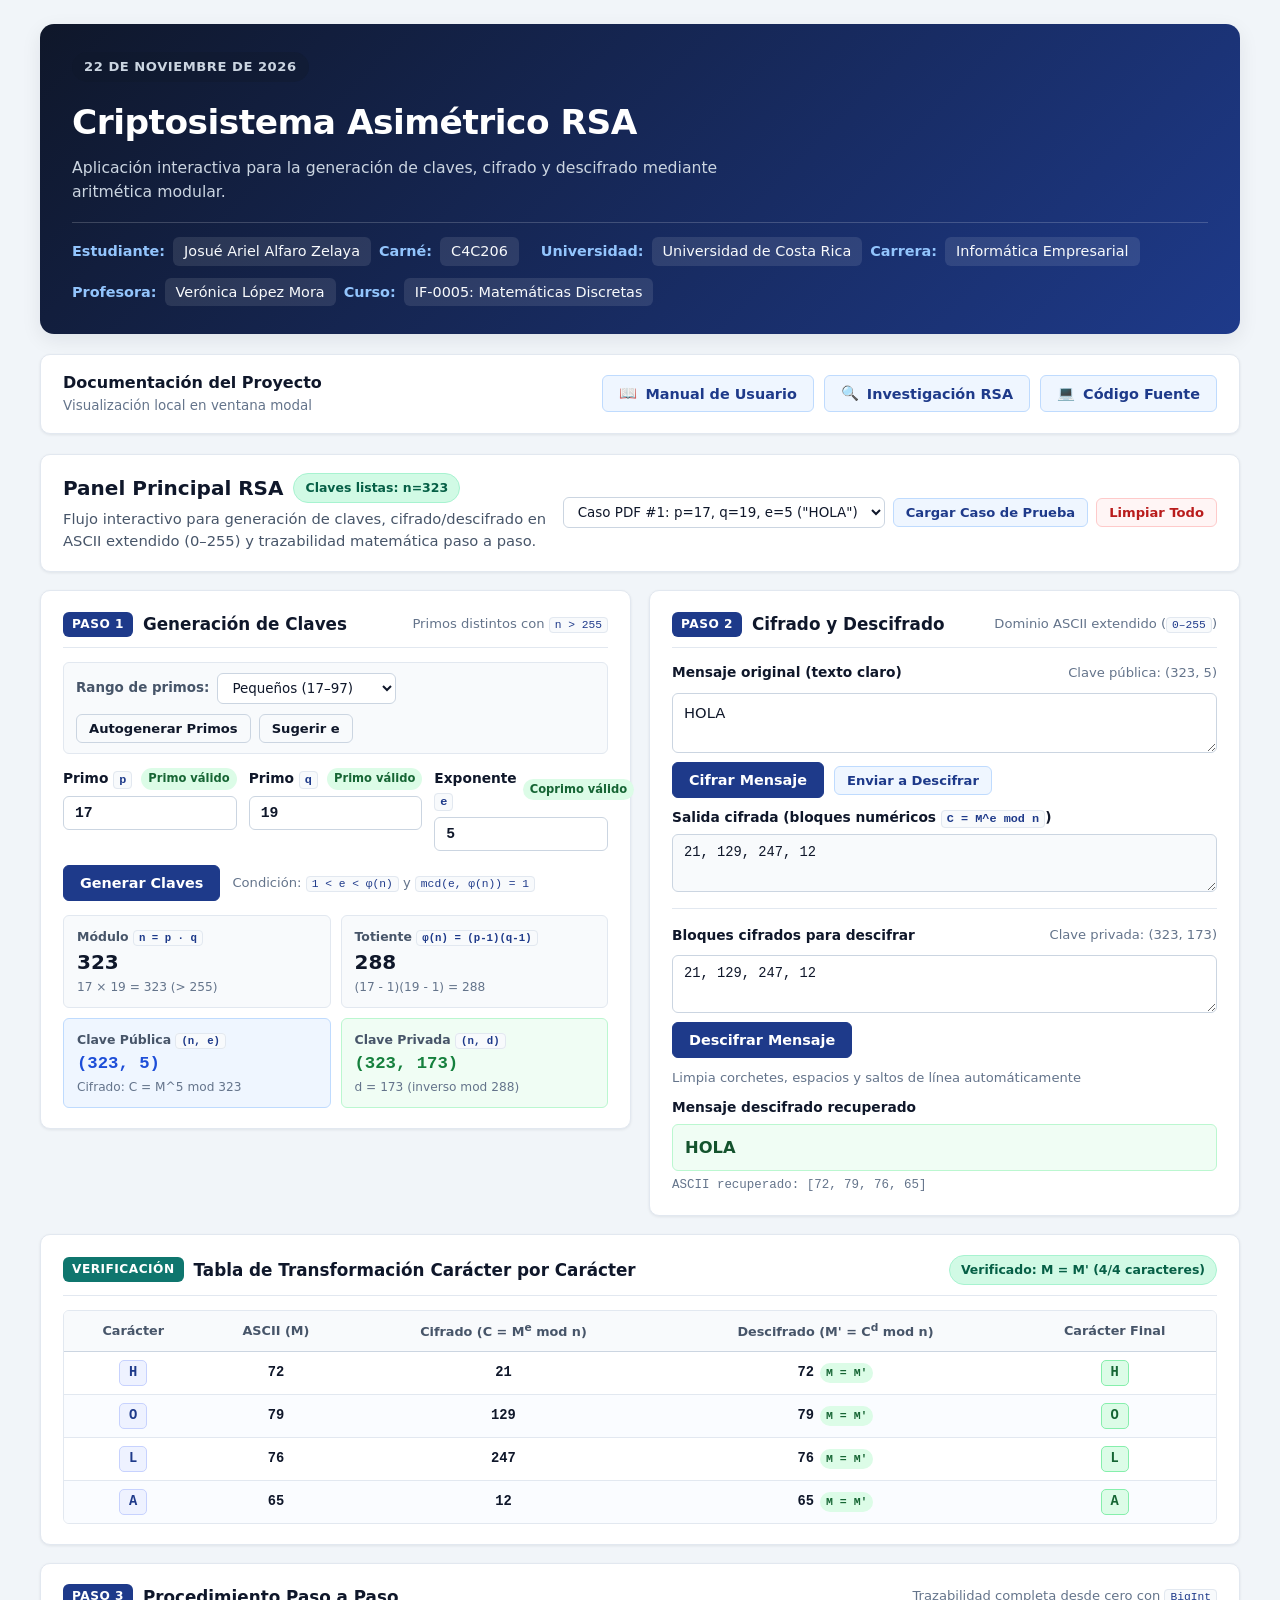
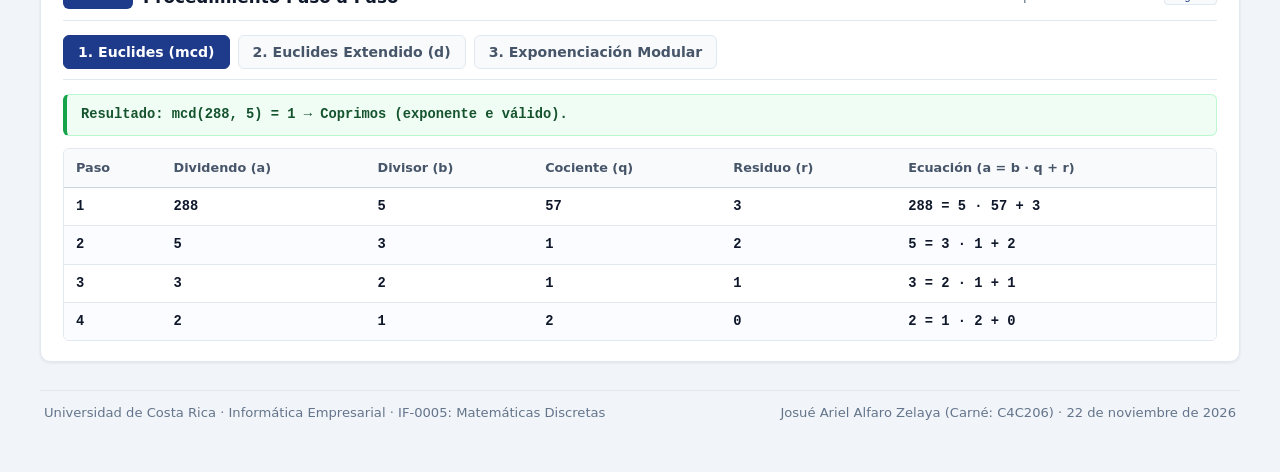
<file: index.html>
<!DOCTYPE html>
<html lang="es">
<head>
  <meta charset="UTF-8">
  <meta name="viewport" content="width=device-width, initial-scale=1.0">
  <title>Criptosistema Asimétrico RSA — IF-0005: Matemáticas Discretas</title>
  <link rel="stylesheet" href="css/styles.css">
</head>
<body>
  <div class="app-shell">
    <!-- 1) Encabezado formal de presentación -->
    <header class="academic-header">
      <div class="header-top">
        <span class="date-badge">22 de noviembre de 2026</span>
      </div>
      <h1 class="project-title">Criptosistema Asimétrico RSA</h1>
      <p class="project-subtitle">
        Aplicación interactiva para la generación de claves, cifrado y descifrado mediante aritmética modular.
      </p>
      <div class="members-bar">
        <div class="meta-item">
          <span class="members-label">Estudiante:</span>
          <ul class="members-list"> 
            <li>Josué Ariel Alfaro Zelaya</li>
          </ul>
          <span class="members-label">Carné:</span>
          <ul class="members-list">
            <li>C4C206</li>
          </ul>
        </div>
        <div class="meta-item">
          <span class="members-label">Universidad:</span>
          <ul class="members-list">
            <li>Universidad de Costa Rica</li>
          </ul>
          <span class="members-label">Carrera:</span>
          <ul class="members-list">
            <li>Informática Empresarial</li>
          </ul>
        </div>
        <div class="meta-item">
          <span class="members-label">Profesora:</span>
          <ul class="members-list">
            <li>Verónica López Mora</li>
          </ul>
          <span class="members-label">Curso:</span>
          <ul class="members-list">
            <li>IF-0005: Matemáticas Discretas</li>
          </ul>
        </div>
      </div>
    </header>

    <!-- 2) Barra de documentos locales (Modal + iframe) -->
    <nav class="docs-toolbar" aria-label="Documentación del proyecto">
      <div class="docs-toolbar-info">
        <span class="toolbar-title">Documentación del Proyecto</span>
        <span class="toolbar-hint">Visualización local en ventana modal</span>
      </div>
      <div class="docs-buttons">
        <button
          type="button"
          class="btn btn-doc"
          data-doc-src="docs/Manual_Usuario_RSA.pdf"
          data-doc-title="Manual de Usuario — RSA"
        >
          <span class="btn-icon" aria-hidden="true">&#128214;</span>
          Manual de Usuario
        </button>
        <button
          type="button"
          class="btn btn-doc"
          data-doc-src="docs/Investigacion_RSA.pdf"
          data-doc-title="Investigación Teórica — RSA"
        >
          <span class="btn-icon" aria-hidden="true">&#128269;</span>
          Investigación RSA
        </button>
        <button
          type="button"
          class="btn btn-doc"
          data-doc-src="docs/Codigo_Fuente_RSA.pdf"
          data-doc-title="Código Fuente — RSA"
        >
          <span class="btn-icon" aria-hidden="true">&#128187;</span>
          Código Fuente
        </button>
      </div>
    </nav>

    <!-- 3) Panel principal para RSA -->
    <main class="rsa-main" id="rsa-panel">
      <section class="panel-header-card">
        <div class="panel-header-info">
          <div class="panel-title-row">
            <h2>Panel Principal RSA</h2>
            <span class="status-pill" id="rsa-status">Motor listo</span>
          </div>
          <p class="panel-description">
            Flujo interactivo para generación de claves, cifrado/descifrado en ASCII extendido (0–255) y trazabilidad matemática paso a paso.
          </p>
        </div>
        <div class="panel-global-actions">
          <div class="demo-picker-group">
            <label for="select-demo-case" class="sr-only">Seleccionar caso de prueba oficial</label>
            <select id="select-demo-case" class="form-select form-select-sm" title="Caso de prueba oficial del PDF">
              <option value="caso1" selected>Caso PDF #1: p=17, q=19, e=5 ("HOLA")</option>
              <option value="caso2">Caso PDF #2: p=19, q=23, e=5 ("RSA")</option>
            </select>
            <button type="button" id="btn-load-demo" class="btn btn-accent-soft btn-sm">
              Cargar Caso de Prueba
            </button>
          </div>
          <button type="button" id="btn-clear-all" class="btn btn-danger-outline btn-sm">
            Limpiar Todo
          </button>
        </div>
      </section>

      <div class="rsa-grid">
        <!-- Paso 1: Generación de Claves -->
        <section class="rsa-card" id="rsa-keygen-section" aria-labelledby="keygen-heading">
          <div class="card-header">
            <div class="card-header-left">
              <span class="step-badge">Paso 1</span>
              <h3 id="keygen-heading">Generación de Claves</h3>
            </div>
            <span class="card-subtitle">Primos distintos con <code>n &gt; 255</code></span>
          </div>

          <div class="card-body">
            <!-- Controles de autogeneración y sugerencia -->
            <div class="keygen-toolbar">
              <div class="range-control">
                <label for="prime-range" class="field-label-inline">Rango de primos:</label>
                <select id="prime-range" class="form-select form-select-sm">
                  <option value="pequenos" selected>Pequeños (17–97)</option>
                  <option value="medianos">Medianos (101–499)</option>
                </select>
              </div>
              <div class="toolbar-btn-group">
                <button type="button" id="btn-autogen-primes" class="btn btn-secondary btn-sm">
                  Autogenerar Primos
                </button>
                <button type="button" id="btn-suggest-e" class="btn btn-secondary btn-sm">
                  Sugerir e
                </button>
              </div>
            </div>

            <!-- Entradas manuales p, q, e -->
            <div class="keygen-inputs-grid">
              <div class="form-field">
                <div class="label-row">
                  <label for="input-p">Primo <code>p</code></label>
                  <span class="field-badge badge-neutral" id="badge-p-status">Sin validar</span>
                </div>
                <input
                  type="text"
                  inputmode="numeric"
                  id="input-p"
                  class="form-input"
                  placeholder="Ej. 17"
                  autocomplete="off"
                >
              </div>

              <div class="form-field">
                <div class="label-row">
                  <label for="input-q">Primo <code>q</code></label>
                  <span class="field-badge badge-neutral" id="badge-q-status">Sin validar</span>
                </div>
                <input
                  type="text"
                  inputmode="numeric"
                  id="input-q"
                  class="form-input"
                  placeholder="Ej. 19"
                  autocomplete="off"
                >
              </div>

              <div class="form-field">
                <div class="label-row">
                  <label for="input-e">Exponente <code>e</code></label>
                  <span class="field-badge badge-neutral" id="badge-e-status">Sin validar</span>
                </div>
                <input
                  type="text"
                  inputmode="numeric"
                  id="input-e"
                  class="form-input"
                  placeholder="Ej. 5"
                  autocomplete="off"
                >
              </div>
            </div>

            <div class="keygen-submit-row">
              <button type="button" id="btn-generate-keys" class="btn btn-primary">
                Generar Claves
              </button>
              <span class="helper-hint">
                Condición: <code>1 &lt; e &lt; φ(n)</code> y <code>mcd(e, φ(n)) = 1</code>
              </span>
            </div>

            <!-- Alerta roja de validación matemática -->
            <div id="keygen-alert" class="alert-box alert-error" role="alert" hidden>
              <div class="alert-header">
                <span class="alert-icon" aria-hidden="true">&#9888;</span>
                <strong class="alert-title">Parámetros inválidos para RSA</strong>
              </div>
              <p id="keygen-alert-message" class="alert-message"></p>
              <div id="keygen-suggestions" class="alert-suggestions" hidden></div>
            </div>

            <!-- Tarjetas visuales de resultados -->
            <div class="key-metrics-grid" aria-live="polite">
              <article class="metric-card">
                <span class="metric-label">Módulo <code>n = p · q</code></span>
                <strong class="metric-value" id="val-n">—</strong>
                <span class="metric-detail" id="detail-n">Esperando primos válidos</span>
              </article>

              <article class="metric-card">
                <span class="metric-label">Totiente <code>φ(n) = (p-1)(q-1)</code></span>
                <strong class="metric-value" id="val-phi">—</strong>
                <span class="metric-detail" id="detail-phi">Esperando primos válidos</span>
              </article>

              <article class="metric-card metric-card-public">
                <span class="metric-label">Clave Pública <code>(n, e)</code></span>
                <strong class="metric-value metric-value-mono" id="val-public-key">—</strong>
                <span class="metric-detail" id="detail-public-key">Cifrado: C = M^e mod n</span>
              </article>

              <article class="metric-card metric-card-private">
                <span class="metric-label">Clave Privada <code>(n, d)</code></span>
                <strong class="metric-value metric-value-mono" id="val-private-key">—</strong>
                <span class="metric-detail" id="detail-private-key">Descifrado: M' = C^d mod n</span>
              </article>
            </div>
          </div>
        </section>

        <!-- Paso 2: Cifrado y Descifrado -->
        <section class="rsa-card" id="rsa-cipher-section" aria-labelledby="cipher-heading">
          <div class="card-header">
            <div class="card-header-left">
              <span class="step-badge">Paso 2</span>
              <h3 id="cipher-heading">Cifrado y Descifrado</h3>
            </div>
            <span class="card-subtitle">Dominio ASCII extendido (<code>0–255</code>)</span>
          </div>

          <div class="card-body">
            <!-- Alerta roja de validación de cifrado/descifrado -->
            <div id="cipher-alert" class="alert-box alert-error" role="alert" hidden>
              <div class="alert-header">
                <span class="alert-icon" aria-hidden="true">&#9888;</span>
                <strong class="alert-title">Error en Cifrado / Descifrado</strong>
              </div>
              <p id="cipher-alert-message" class="alert-message"></p>
            </div>

            <!-- Bloque de Cifrado -->
            <div class="cipher-block">
              <div class="label-row">
                <label for="input-plaintext">Mensaje original (texto claro)</label>
                <span class="helper-hint" id="encrypt-key-hint">Clave pública: —</span>
              </div>
              <textarea
                id="input-plaintext"
                class="form-textarea"
                rows="2"
                placeholder="Escribe el mensaje en ASCII extendido (0–255), ej: HOLA o Mate Discreta 2026"
              ></textarea>

              <div class="cipher-actions-row">
                <button type="button" id="btn-encrypt" class="btn btn-primary">
                  Cifrar Mensaje
                </button>
                <button type="button" id="btn-send-to-decrypt" class="btn btn-accent-soft btn-sm">
                  Enviar a Descifrar
                </button>
              </div>

              <div class="output-field">
                <label for="output-ciphertext">Salida cifrada (bloques numéricos <code>C = M^e mod n</code>)</label>
                <textarea
                  id="output-ciphertext"
                  class="form-textarea form-textarea-mono"
                  rows="2"
                  readonly
                  placeholder="Aquí aparecerán los bloques cifrados, ej: 21, 129, 247, 12"
                ></textarea>
              </div>
            </div>

            <hr class="section-divider">

            <!-- Bloque de Descifrado -->
            <div class="cipher-block">
              <div class="label-row">
                <label for="input-ciphertext">Bloques cifrados para descifrar</label>
                <span class="helper-hint" id="decrypt-key-hint">Clave privada: —</span>
              </div>
              <textarea
                id="input-ciphertext"
                class="form-textarea form-textarea-mono"
                rows="2"
                placeholder="Acepta comas, corchetes o espacios: 21, 129, 247, 12  o  [21, 129, 247, 12]"
              ></textarea>

              <div class="cipher-actions-row">
                <button type="button" id="btn-decrypt" class="btn btn-primary">
                  Descifrar Mensaje
                </button>
                <span class="helper-hint">Limpia corchetes, espacios y saltos de línea automáticamente</span>
              </div>

              <div class="output-field">
                <span class="output-label">Mensaje descifrado recuperado</span>
                <div id="output-decrypted" class="decrypted-output" aria-live="polite">—</div>
                <div id="output-decrypted-ascii" class="decrypted-ascii-meta">Esperando bloques para descifrar</div>
              </div>
            </div>
          </div>
        </section>

        <!-- Tabla compacta integrada de transformación -->
        <section class="rsa-card rsa-card-wide" id="rsa-table-section" aria-labelledby="table-heading">
          <div class="card-header">
            <div class="card-header-left">
              <span class="step-badge step-badge-secondary">Verificación</span>
              <h3 id="table-heading">Tabla de Transformación Carácter por Carácter</h3>
            </div>
            <span class="status-pill status-idle" id="transformation-summary">Sin operaciones</span>
          </div>
          <div class="card-body">
            <div class="table-scroll">
              <table class="data-table transformation-table">
                <thead>
                  <tr>
                    <th>Carácter</th>
                    <th>ASCII (M)</th>
                    <th>Cifrado (C = M<sup>e</sup> mod n)</th>
                    <th>Descifrado (M' = C<sup>d</sup> mod n)</th>
                    <th>Carácter Final</th>
                  </tr>
                </thead>
                <tbody id="transformation-tbody">
                  <tr>
                    <td colspan="5" class="table-empty">
                      Cifra o descifra un mensaje para inspeccionar la transformación carácter por carácter.
                    </td>
                  </tr>
                </tbody>
              </table>
            </div>
          </div>
        </section>

        <!-- Paso 3: Procedimiento Paso a Paso con 3 Pestañas -->
        <section class="rsa-card rsa-card-wide" id="rsa-steps-section" aria-labelledby="steps-heading">
          <div class="card-header">
            <div class="card-header-left">
              <span class="step-badge">Paso 3</span>
              <h3 id="steps-heading">Procedimiento Paso a Paso</h3>
            </div>
            <span class="card-subtitle">Trazabilidad completa desde cero con <code>BigInt</code></span>
          </div>

          <div class="card-body">
            <!-- Barra horizontal de 3 pestañas -->
            <div class="tabs-bar" role="tablist" aria-label="Desglose de algoritmos RSA">
              <button
                type="button"
                id="tab-btn-euclides"
                class="tab-btn is-active"
                role="tab"
                aria-selected="true"
                aria-controls="tab-panel-euclides"
                data-tab="euclides"
              >
                1. Euclides (mcd)
              </button>
              <button
                type="button"
                id="tab-btn-extendido"
                class="tab-btn"
                role="tab"
                aria-selected="false"
                aria-controls="tab-panel-extendido"
                data-tab="extendido"
              >
                2. Euclides Extendido (d)
              </button>
              <button
                type="button"
                id="tab-btn-exponenciacion"
                class="tab-btn"
                role="tab"
                aria-selected="false"
                aria-controls="tab-panel-exponenciacion"
                data-tab="exponenciacion"
              >
                3. Exponenciación Modular
              </button>
            </div>

            <!-- Pestaña 1: Algoritmo de Euclides (mcd) -->
            <div
              id="tab-panel-euclides"
              class="tab-panel"
              role="tabpanel"
              aria-labelledby="tab-btn-euclides"
            >
              <div id="euclides-summary" class="step-summary-box is-idle">
                Genera o valida claves para ver las divisiones sucesivas de <code>mcd(e, φ(n))</code>.
              </div>
              <div class="table-scroll">
                <table class="data-table">
                  <thead>
                    <tr>
                      <th>Paso</th>
                      <th>Dividendo (a)</th>
                      <th>Divisor (b)</th>
                      <th>Cociente (q)</th>
                      <th>Residuo (r)</th>
                      <th>Ecuación (a = b · q + r)</th>
                    </tr>
                  </thead>
                  <tbody id="euclides-tbody">
                    <tr>
                      <td colspan="6" class="table-empty">Sin datos del Algoritmo de Euclides.</td>
                    </tr>
                  </tbody>
                </table>
              </div>
            </div>

            <!-- Pestaña 2: Algoritmo Extendido de Euclides (d) -->
            <div
              id="tab-panel-extendido"
              class="tab-panel"
              role="tabpanel"
              aria-labelledby="tab-btn-extendido"
              hidden
            >
              <div id="extendido-summary" class="step-summary-box is-idle">
                Genera claves válidas para ver la identidad de Bézout y la normalización del inverso modular <code>d</code>.
              </div>
              <div class="table-scroll">
                <table class="data-table">
                  <thead>
                    <tr>
                      <th>Paso</th>
                      <th>División Sucesiva</th>
                      <th>Cálculo del Coeficiente (t<sub>i</sub>)</th>
                      <th>Combinación Lineal Parcial</th>
                    </tr>
                  </thead>
                  <tbody id="extendido-tbody">
                    <tr>
                      <td colspan="4" class="table-empty">Sin datos de Euclides Extendido.</td>
                    </tr>
                  </tbody>
                </table>
              </div>
            </div>

            <!-- Pestaña 3: Exponenciación Modular Binaria -->
            <div
              id="tab-panel-exponenciacion"
              class="tab-panel"
              role="tabpanel"
              aria-labelledby="tab-btn-exponenciacion"
              hidden
            >
              <div class="exp-selector-bar">
                <label for="select-exp-block" class="field-label-inline">
                  Carácter / bloque a inspeccionar:
                </label>
                <select id="select-exp-block" class="form-select form-select-sm">
                  <option value="">Sin bloques cifrados o descifrados</option>
                </select>
              </div>

              <div class="exp-subpanels-grid">
                <div class="exp-subpanel">
                  <h4 class="exp-subpanel-title">Cifrado Binario (<code>C = M^e mod n</code>)</h4>
                  <div id="exp-encrypt-meta" class="step-summary-box is-idle">
                    Cifra un mensaje para ver la exponenciación binaria de cifrado.
                  </div>
                  <div class="table-scroll">
                    <table class="data-table data-table-compact">
                      <thead>
                        <tr>
                          <th>Iter.</th>
                          <th>2<sup>i</sup></th>
                          <th>Bit</th>
                          <th>Base mod n</th>
                          <th>Acumulado</th>
                          <th>Cuadrado siguiente</th>
                        </tr>
                      </thead>
                      <tbody id="exp-encrypt-tbody">
                        <tr>
                          <td colspan="6" class="table-empty">Sin datos de exponenciación de cifrado.</td>
                        </tr>
                      </tbody>
                    </table>
                  </div>
                </div>

                <div class="exp-subpanel">
                  <h4 class="exp-subpanel-title">Descifrado Binario (<code>M' = C^d mod n</code>)</h4>
                  <div id="exp-decrypt-meta" class="step-summary-box is-idle">
                    Descifra o cifra un mensaje para ver la exponenciación binaria de descifrado.
                  </div>
                  <div class="table-scroll">
                    <table class="data-table data-table-compact">
                      <thead>
                        <tr>
                          <th>Iter.</th>
                          <th>2<sup>i</sup></th>
                          <th>Bit</th>
                          <th>Base mod n</th>
                          <th>Acumulado</th>
                          <th>Cuadrado siguiente</th>
                        </tr>
                      </thead>
                      <tbody id="exp-decrypt-tbody">
                        <tr>
                          <td colspan="6" class="table-empty">Sin datos de exponenciación de descifrado.</td>
                        </tr>
                      </tbody>
                    </table>
                  </div>
                </div>
              </div>
            </div>
          </div>
        </section>
      </div>
    </main>

    <footer class="app-footer">
      <span>Universidad de Costa Rica · Informática Empresarial · IF-0005: Matemáticas Discretas</span>
      <span>Josué Ariel Alfaro Zelaya (Carné: C4C206) · 22 de noviembre de 2026</span>
    </footer>
  </div>

  <!-- Modal para visualizar documentos PDF locales -->
  <div
    class="modal-backdrop"
    id="doc-modal"
    role="dialog"
    aria-modal="true"
    aria-labelledby="modal-title"
    hidden
  >
    <div class="modal-window">
      <div class="modal-header">
        <h2 class="modal-title" id="modal-title">Documento</h2>
        <div class="modal-actions">
          <a
            id="modal-external-link"
            class="btn btn-secondary btn-sm"
            href="#"
            target="_blank"
            rel="noopener noreferrer"
          >
            Abrir aparte
          </a>
          <button
            type="button"
            class="btn btn-close"
            id="modal-close-btn"
            aria-label="Cerrar ventana modal"
          >
            &times;
          </button>
        </div>
      </div>
      <div class="modal-body">
        <iframe
          id="doc-iframe"
          class="doc-iframe"
          title="Visor de documento PDF"
          src="about:blank"
        ></iframe>
      </div>
    </div>
  </div>

  <!-- Scripts clásicos para compatibilidad total con file:// -->
  <script src="js/rsa.js"></script>
  <script src="js/validaciones.js"></script>
  <script src="js/app.js"></script>
</body>
</html>
</file>
<file: css/styles.css>
:root {
  --bg-page: #f1f5f9;
  --bg-surface: #ffffff;
  --bg-subtle: #f8fafc;
  --text-primary: #0f172a;
  --text-secondary: #475569;
  --text-muted: #64748b;
  --accent-primary: #1e3a8a;
  --accent-secondary: #2563eb;
  --accent-soft: #eff6ff;
  --border-color: #cbd5e1;
  --border-light: #e2e8f0;
  --shadow-sm: 0 1px 3px rgba(15, 23, 42, 0.08);
  --shadow-md: 0 6px 20px rgba(15, 23, 42, 0.08);
  --shadow-modal: 0 24px 48px rgba(15, 23, 42, 0.28);
  --radius-sm: 6px;
  --radius-md: 10px;
  --radius-lg: 14px;
  --font-sans: "Segoe UI", system-ui, -apple-system, BlinkMacSystemFont, Roboto, sans-serif;
  --font-mono: "Cascadia Code", "Consolas", "Courier New", monospace;
}

*,
*::before,
*::after {
  box-sizing: border-box;
  margin: 0;
  padding: 0;
}

body {
  font-family: var(--font-sans);
  background-color: var(--bg-page);
  color: var(--text-primary);
  line-height: 1.55;
  min-height: 100vh;
}

body.modal-open {
  overflow: hidden;
}

.app-shell {
  max-width: 1240px;
  margin: 0 auto;
  padding: 24px 20px 36px;
  display: flex;
  flex-direction: column;
  gap: 20px;
}

/* 1) Encabezado formal */
.academic-header {
  background: linear-gradient(135deg, #0f172a 0%, #1e3a8a 100%);
  color: #ffffff;
  padding: 28px 32px;
  border-radius: var(--radius-lg);
  box-shadow: var(--shadow-md);
}

.header-top {
  display: flex;
  flex-wrap: wrap;
  justify-content: space-between;
  align-items: center;
  gap: 10px;
  margin-bottom: 14px;
}

.course-badge,
.date-badge {
  display: inline-flex;
  align-items: center;
  font-size: 0.82rem;
  font-weight: 600;
  letter-spacing: 0.04em;
  text-transform: uppercase;
  padding: 5px 12px;
  border-radius: 999px;
}

.course-badge {
  background-color: rgba(255, 255, 255, 0.16);
  border: 1px solid rgba(255, 255, 255, 0.25);
}

.date-badge {
  background-color: rgba(15, 23, 42, 0.35);
  color: #cbd5e1;
}

.project-title {
  font-size: clamp(1.55rem, 2.8vw, 2.15rem);
  font-weight: 700;
  letter-spacing: -0.015em;
  margin-bottom: 6px;
}

.project-subtitle {
  color: #cbd5e1;
  font-size: 0.98rem;
  max-width: 72ch;
}

.members-bar {
  margin-top: 18px;
  padding-top: 14px;
  border-top: 1px solid rgba(255, 255, 255, 0.18);
  display: flex;
  flex-wrap: wrap;
  align-items: center;
  gap: 12px 22px;
  font-size: 0.9rem;
}

.meta-item {
  display: flex;
  flex-wrap: wrap;
  align-items: center;
  gap: 8px;
}

.members-label {
  font-weight: 600;
  color: #93c5fd;
}

.members-list {
  list-style: none;
  display: flex;
  flex-wrap: wrap;
  gap: 8px;
}

.members-list li {
  background-color: rgba(255, 255, 255, 0.1);
  padding: 3px 11px;
  border-radius: var(--radius-sm);
  color: #f8fafc;
}

/* 2) Barra de documentos */
.docs-toolbar {
  background-color: var(--bg-surface);
  border: 1px solid var(--border-light);
  border-radius: var(--radius-md);
  padding: 16px 22px;
  box-shadow: var(--shadow-sm);
  display: flex;
  flex-wrap: wrap;
  justify-content: space-between;
  align-items: center;
  gap: 14px;
}

.docs-toolbar-info {
  display: flex;
  flex-direction: column;
}

.toolbar-title {
  font-weight: 700;
  font-size: 1rem;
  color: var(--text-primary);
}

.toolbar-hint {
  font-size: 0.84rem;
  color: var(--text-muted);
}

.docs-buttons {
  display: flex;
  flex-wrap: wrap;
  gap: 10px;
}

.btn {
  display: inline-flex;
  align-items: center;
  justify-content: center;
  gap: 8px;
  font-family: inherit;
  font-size: 0.9rem;
  font-weight: 600;
  border: 1px solid transparent;
  border-radius: var(--radius-sm);
  padding: 9px 16px;
  cursor: pointer;
  text-decoration: none;
  transition: background-color 0.16s ease, border-color 0.16s ease, transform 0.12s ease;
}

.btn:active {
  transform: translateY(1px);
}

.btn-doc {
  background-color: var(--accent-soft);
  color: var(--accent-primary);
  border-color: #bfdbfe;
}

.btn-doc:hover,
.btn-doc:focus-visible {
  background-color: var(--accent-secondary);
  color: #ffffff;
  border-color: var(--accent-secondary);
  outline: none;
}

.btn-secondary {
  background-color: var(--bg-subtle);
  color: var(--text-primary);
  border-color: var(--border-color);
}

.btn-secondary:hover,
.btn-secondary:focus-visible {
  background-color: #e2e8f0;
  outline: none;
}

.btn-sm {
  padding: 6px 12px;
  font-size: 0.82rem;
}

.btn-close {
  background-color: transparent;
  color: var(--text-secondary);
  font-size: 1.5rem;
  line-height: 1;
  padding: 4px 10px;
}

.btn-close:hover,
.btn-close:focus-visible {
  background-color: #fee2e2;
  color: #b91c1c;
  outline: none;
}

/* 3) Panel principal RSA */
.rsa-main {
  display: flex;
  flex-direction: column;
  gap: 18px;
}

.sr-only {
  position: absolute;
  width: 1px;
  height: 1px;
  padding: 0;
  margin: -1px;
  overflow: hidden;
  clip: rect(0, 0, 0, 0);
  white-space: nowrap;
  border: 0;
}

.panel-header-card {
  background-color: var(--bg-surface);
  border: 1px solid var(--border-light);
  border-radius: var(--radius-md);
  padding: 18px 22px;
  box-shadow: var(--shadow-sm);
  display: flex;
  flex-wrap: wrap;
  justify-content: space-between;
  align-items: center;
  gap: 14px;
}

.panel-header-info {
  flex: 1 1 360px;
}

.panel-title-row {
  display: flex;
  flex-wrap: wrap;
  align-items: center;
  gap: 10px;
  margin-bottom: 4px;
}

.panel-header-card h2 {
  font-size: 1.25rem;
  color: var(--text-primary);
}

.panel-description {
  font-size: 0.92rem;
  color: var(--text-secondary);
}

.panel-global-actions {
  display: flex;
  flex-wrap: wrap;
  align-items: center;
  gap: 8px;
}

.demo-picker-group {
  display: flex;
  flex-wrap: wrap;
  align-items: center;
  gap: 8px;
}

.status-pill {
  font-size: 0.78rem;
  font-weight: 600;
  color: #065f46;
  background-color: #d1fae5;
  border: 1px solid #a7f3d0;
  padding: 4px 11px;
  border-radius: 999px;
  white-space: nowrap;
}

.status-pill.status-error {
  color: #991b1b;
  background-color: #fee2e2;
  border-color: #fca5a5;
}

.status-pill.status-idle {
  color: #475569;
  background-color: #f1f5f9;
  border-color: #cbd5e1;
}

/* Variantes de botones y controles de formulario */
.btn-primary {
  background-color: var(--accent-primary);
  color: #ffffff;
  border-color: var(--accent-primary);
}

.btn-primary:hover,
.btn-primary:focus-visible {
  background-color: var(--accent-secondary);
  border-color: var(--accent-secondary);
  outline: none;
}

.btn-accent-soft {
  background-color: var(--accent-soft);
  color: var(--accent-primary);
  border-color: #bfdbfe;
}

.btn-accent-soft:hover,
.btn-accent-soft:focus-visible {
  background-color: #dbeafe;
  border-color: #93c5fd;
  outline: none;
}

.btn-danger-outline {
  background-color: #fff5f5;
  color: #b91c1c;
  border-color: #fecaca;
}

.btn-danger-outline:hover,
.btn-danger-outline:focus-visible {
  background-color: #fee2e2;
  border-color: #fca5a5;
  outline: none;
}

.form-select,
.form-input,
.form-textarea {
  font-family: inherit;
  font-size: 0.92rem;
  color: var(--text-primary);
  background-color: #ffffff;
  border: 1px solid var(--border-color);
  border-radius: var(--radius-sm);
  padding: 8px 11px;
  transition: border-color 0.15s ease, box-shadow 0.15s ease;
}

.form-select-sm {
  padding: 6px 10px;
  font-size: 0.84rem;
}

.form-select:focus,
.form-input:focus,
.form-textarea:focus {
  outline: none;
  border-color: var(--accent-secondary);
  box-shadow: 0 0 0 3px rgba(37, 99, 235, 0.15);
}

.form-input {
  width: 100%;
  font-family: var(--font-mono);
  font-weight: 600;
}

.form-input.input-invalid {
  border-color: #dc2626;
  background-color: #fef2f2;
}

.rsa-grid {
  display: grid;
  grid-template-columns: repeat(2, minmax(0, 1fr));
  gap: 18px;
  align-items: start;
}

.rsa-card {
  background-color: var(--bg-surface);
  border: 1px solid var(--border-light);
  border-radius: var(--radius-md);
  padding: 20px 22px;
  box-shadow: var(--shadow-sm);
  display: flex;
  flex-direction: column;
  gap: 14px;
}

.rsa-card-wide {
  grid-column: 1 / -1;
}

.card-header {
  display: flex;
  flex-wrap: wrap;
  justify-content: space-between;
  align-items: center;
  gap: 10px;
  padding-bottom: 10px;
  border-bottom: 1px solid var(--border-light);
}

.card-header-left {
  display: flex;
  align-items: center;
  gap: 10px;
}

.card-subtitle {
  font-size: 0.82rem;
  color: var(--text-muted);
}

.card-body {
  display: flex;
  flex-direction: column;
  gap: 14px;
}

.step-badge {
  font-size: 0.76rem;
  font-weight: 700;
  text-transform: uppercase;
  letter-spacing: 0.04em;
  background-color: var(--accent-primary);
  color: #ffffff;
  padding: 3px 9px;
  border-radius: var(--radius-sm);
}

.card-header h3 {
  font-size: 1.05rem;
  color: var(--text-primary);
}

/* Paso 1: Generación de claves */
.keygen-toolbar {
  display: flex;
  flex-wrap: wrap;
  justify-content: space-between;
  align-items: center;
  gap: 10px;
  padding: 10px 12px;
  background-color: var(--bg-subtle);
  border: 1px solid var(--border-light);
  border-radius: var(--radius-sm);
}

.range-control {
  display: flex;
  align-items: center;
  gap: 8px;
}

.field-label-inline {
  font-size: 0.84rem;
  font-weight: 600;
  color: var(--text-secondary);
}

.toolbar-btn-group {
  display: flex;
  flex-wrap: wrap;
  gap: 8px;
}

.keygen-inputs-grid {
  display: grid;
  grid-template-columns: repeat(3, minmax(0, 1fr));
  gap: 12px;
}

.form-field {
  display: flex;
  flex-direction: column;
  gap: 6px;
}

.label-row {
  display: flex;
  justify-content: space-between;
  align-items: center;
  gap: 6px;
}

.label-row label {
  font-size: 0.86rem;
  font-weight: 600;
  color: var(--text-primary);
}

.field-badge {
  font-size: 0.72rem;
  font-weight: 600;
  padding: 2px 7px;
  border-radius: 999px;
  white-space: nowrap;
}

.badge-neutral {
  background-color: #f1f5f9;
  color: #64748b;
}

.badge-ok {
  background-color: #dcfce7;
  color: #166534;
}

.badge-error {
  background-color: #fee2e2;
  color: #b91c1c;
}

.keygen-submit-row {
  display: flex;
  flex-wrap: wrap;
  align-items: center;
  gap: 12px;
}

.helper-hint {
  font-size: 0.82rem;
  color: var(--text-muted);
}

/* Alertas rojas de validación */
.alert-box[hidden] {
  display: none;
}

.alert-box {
  border-radius: var(--radius-sm);
  padding: 12px 14px;
  font-size: 0.88rem;
  display: flex;
  flex-direction: column;
  gap: 8px;
}

.alert-error {
  background-color: #fef2f2;
  border: 1px solid #fecaca;
  border-left: 4px solid #dc2626;
  color: #991b1b;
}

.alert-header {
  display: flex;
  align-items: center;
  gap: 7px;
}

.alert-icon {
  font-size: 1rem;
  line-height: 1;
}

.alert-message {
  color: #7f1d1d;
  line-height: 1.45;
}

.alert-suggestions {
  display: flex;
  flex-wrap: wrap;
  align-items: center;
  gap: 6px;
  padding-top: 2px;
}

.alert-suggestions[hidden] {
  display: none;
}

.suggestions-label {
  font-size: 0.8rem;
  font-weight: 600;
  color: #991b1b;
}

.suggestion-chip {
  font-family: var(--font-mono);
  font-size: 0.8rem;
  font-weight: 700;
  padding: 3px 9px;
  border-radius: 999px;
  border: 1px solid #fca5a5;
  background-color: #ffffff;
  color: #b91c1c;
  cursor: pointer;
  transition: background-color 0.14s ease, color 0.14s ease;
}

.suggestion-chip:hover,
.suggestion-chip:focus-visible {
  background-color: #dc2626;
  color: #ffffff;
  outline: none;
}

/* Tarjetas visuales de claves */
.key-metrics-grid {
  display: grid;
  grid-template-columns: repeat(2, minmax(0, 1fr));
  gap: 10px;
}

.metric-card {
  background-color: var(--bg-subtle);
  border: 1px solid var(--border-light);
  border-radius: var(--radius-sm);
  padding: 11px 13px;
  display: flex;
  flex-direction: column;
  gap: 3px;
}

.metric-card-public {
  background-color: #eff6ff;
  border-color: #bfdbfe;
}

.metric-card-private {
  background-color: #f0fdf4;
  border-color: #bbf7d0;
}

.metric-label {
  font-size: 0.78rem;
  font-weight: 600;
  color: var(--text-secondary);
}

.metric-value {
  font-size: 1.25rem;
  font-weight: 700;
  color: var(--text-primary);
  line-height: 1.25;
}

.metric-value-mono {
  font-family: var(--font-mono);
  font-size: 1.08rem;
}

.metric-card-public .metric-value {
  color: #1d4ed8;
}

.metric-card-private .metric-value {
  color: #15803d;
}

.metric-detail {
  font-size: 0.76rem;
  color: var(--text-muted);
}

/* Paso 2: Cifrado, Descifrado y Tabla de Transformación */
.step-badge-secondary {
  background-color: #0f766e;
}

.cipher-block {
  display: flex;
  flex-direction: column;
  gap: 9px;
}

.cipher-block label,
.output-label {
  font-size: 0.86rem;
  font-weight: 600;
  color: var(--text-primary);
}

.form-textarea {
  width: 100%;
  resize: vertical;
  min-height: 58px;
  line-height: 1.45;
}

.form-textarea[readonly] {
  background-color: var(--bg-subtle);
  color: var(--text-primary);
}

.form-textarea-mono {
  font-family: var(--font-mono);
  font-size: 0.86rem;
}

.cipher-actions-row {
  display: flex;
  flex-wrap: wrap;
  align-items: center;
  gap: 10px;
}

.output-field {
  display: flex;
  flex-direction: column;
  gap: 5px;
}

.section-divider {
  border: 0;
  border-top: 1px solid var(--border-light);
  margin: 2px 0;
}

.decrypted-output {
  background-color: #f0fdf4;
  border: 1px solid #bbf7d0;
  border-radius: var(--radius-sm);
  padding: 10px 12px;
  font-size: 1.02rem;
  font-weight: 600;
  color: #14532d;
  min-height: 44px;
  word-break: break-word;
  white-space: pre-wrap;
}

.decrypted-output.is-empty {
  background-color: var(--bg-subtle);
  border-color: var(--border-light);
  color: var(--text-muted);
  font-weight: 400;
}

.decrypted-ascii-meta {
  font-family: var(--font-mono);
  font-size: 0.78rem;
  color: var(--text-muted);
}

.table-scroll {
  width: 100%;
  overflow-x: auto;
  border: 1px solid var(--border-light);
  border-radius: var(--radius-sm);
}

.data-table {
  width: 100%;
  border-collapse: collapse;
  font-size: 0.86rem;
  text-align: left;
}

.data-table th {
  background-color: var(--bg-subtle);
  color: var(--text-secondary);
  font-weight: 700;
  font-size: 0.8rem;
  padding: 9px 12px;
  border-bottom: 1px solid var(--border-color);
  white-space: nowrap;
}

.data-table td {
  padding: 8px 12px;
  border-bottom: 1px solid var(--border-light);
  color: var(--text-primary);
  vertical-align: middle;
}

.data-table tbody tr:last-child td {
  border-bottom: none;
}

.data-table tbody tr:nth-child(even) {
  background-color: #fafcff;
}

.data-table .mono-cell {
  font-family: var(--font-mono);
  font-weight: 600;
}

.transformation-table th,
.transformation-table td {
  text-align: center;
}

.char-pill {
  display: inline-flex;
  align-items: center;
  justify-content: center;
  min-width: 28px;
  height: 26px;
  padding: 0 7px;
  border-radius: 5px;
  font-family: var(--font-mono);
  font-weight: 700;
  background-color: #eef2ff;
  border: 1px solid #c7d2fe;
  color: #1e3a8a;
}

.char-pill-space {
  background-color: #f1f5f9;
  border-color: #cbd5e1;
  color: #475569;
  font-size: 0.78rem;
}

.char-pill-final {
  background-color: #dcfce7;
  border-color: #86efac;
  color: #166534;
}

.match-badge {
  display: inline-block;
  margin-left: 6px;
  font-size: 0.72rem;
  font-weight: 700;
  padding: 1px 6px;
  border-radius: 999px;
  background-color: #dcfce7;
  color: #166534;
}

.table-empty {
  text-align: center;
  color: var(--text-muted);
  padding: 18px 12px !important;
  font-style: italic;
}

/* Paso 3: Procedimiento Paso a Paso con Pestañas */
.tabs-bar {
  display: flex;
  flex-wrap: wrap;
  gap: 8px;
  border-bottom: 1px solid var(--border-light);
  padding-bottom: 10px;
}

.tab-btn {
  font-family: inherit;
  font-size: 0.88rem;
  font-weight: 600;
  color: var(--text-secondary);
  background-color: var(--bg-subtle);
  border: 1px solid var(--border-light);
  border-radius: var(--radius-sm);
  padding: 8px 14px;
  cursor: pointer;
  transition: background-color 0.15s ease, color 0.15s ease, border-color 0.15s ease;
}

.tab-btn:hover,
.tab-btn:focus-visible {
  background-color: #e2e8f0;
  color: var(--text-primary);
  outline: none;
}

.tab-btn.is-active {
  background-color: var(--accent-primary);
  border-color: var(--accent-primary);
  color: #ffffff;
}

.tab-panel[hidden] {
  display: none;
}

.tab-panel {
  display: flex;
  flex-direction: column;
  gap: 12px;
}

.step-summary-box {
  background-color: var(--accent-soft);
  border: 1px solid #bfdbfe;
  border-left: 4px solid var(--accent-secondary);
  border-radius: var(--radius-sm);
  padding: 10px 14px;
  font-size: 0.86rem;
  color: var(--text-primary);
  line-height: 1.5;
}

.step-summary-box.is-idle {
  background-color: var(--bg-subtle);
  border-color: var(--border-light);
  border-left-color: var(--border-color);
  color: var(--text-secondary);
}

.step-summary-box.is-error {
  background-color: #fef2f2;
  border-color: #fecaca;
  border-left-color: #dc2626;
  color: #991b1b;
}

.step-summary-box.is-success {
  background-color: #f0fdf4;
  border-color: #bbf7d0;
  border-left-color: #16a34a;
  color: #14532d;
}

.summary-lines {
  display: flex;
  flex-direction: column;
  gap: 4px;
}

.summary-mono {
  font-family: var(--font-mono);
  font-weight: 600;
}

.exp-selector-bar {
  display: flex;
  flex-wrap: wrap;
  align-items: center;
  gap: 10px;
  padding: 10px 12px;
  background-color: var(--bg-subtle);
  border: 1px solid var(--border-light);
  border-radius: var(--radius-sm);
}

.exp-subpanels-grid {
  display: grid;
  grid-template-columns: repeat(2, minmax(0, 1fr));
  gap: 14px;
  align-items: start;
}

.exp-subpanel {
  display: flex;
  flex-direction: column;
  gap: 10px;
  min-width: 0;
}

.exp-subpanel-title {
  font-size: 0.94rem;
  font-weight: 700;
  color: var(--text-primary);
}

.data-table-compact th,
.data-table-compact td {
  padding: 7px 9px;
  font-size: 0.8rem;
}

.bit-pill {
  display: inline-flex;
  align-items: center;
  justify-content: center;
  width: 22px;
  height: 22px;
  border-radius: 999px;
  font-family: var(--font-mono);
  font-weight: 700;
  font-size: 0.78rem;
}

.bit-1 {
  background-color: #dcfce7;
  color: #166534;
  border: 1px solid #86efac;
}

.bit-0 {
  background-color: #f1f5f9;
  color: #64748b;
  border: 1px solid #cbd5e1;
}

.placeholder-text {
  font-size: 0.92rem;
  color: var(--text-secondary);
}

code {
  font-family: var(--font-mono);
  font-size: 0.86em;
  background-color: var(--bg-subtle);
  border: 1px solid var(--border-light);
  padding: 1px 5px;
  border-radius: 4px;
  color: var(--accent-primary);
}

.app-footer {
  margin-top: 8px;
  padding: 12px 4px;
  display: flex;
  flex-wrap: wrap;
  justify-content: space-between;
  gap: 8px;
  font-size: 0.82rem;
  color: var(--text-muted);
  border-top: 1px solid var(--border-light);
}

/* Modal con iframe */
.modal-backdrop[hidden] {
  display: none;
}

.modal-backdrop {
  position: fixed;
  inset: 0;
  z-index: 1000;
  background-color: rgba(15, 23, 42, 0.68);
  display: flex;
  align-items: center;
  justify-content: center;
  padding: 20px;
}

.modal-window {
  width: min(1040px, 100%);
  height: min(88vh, 860px);
  background-color: var(--bg-surface);
  border-radius: var(--radius-lg);
  box-shadow: var(--shadow-modal);
  display: flex;
  flex-direction: column;
  overflow: hidden;
}

.modal-header {
  display: flex;
  align-items: center;
  justify-content: space-between;
  gap: 12px;
  padding: 14px 20px;
  background-color: var(--bg-subtle);
  border-bottom: 1px solid var(--border-light);
}

.modal-title {
  font-size: 1.05rem;
  font-weight: 700;
  color: var(--text-primary);
}

.modal-actions {
  display: flex;
  align-items: center;
  gap: 8px;
}

.modal-body {
  flex: 1;
  background-color: #334155;
}

.doc-iframe {
  width: 100%;
  height: 100%;
  border: none;
  display: block;
}

@media (max-width: 1024px) {
  .exp-subpanels-grid {
    grid-template-columns: 1fr;
  }
}

@media (max-width: 900px) {
  .rsa-grid {
    grid-template-columns: 1fr;
  }
}

@media (max-width: 768px) {
  .academic-header {
    padding: 22px 20px;
  }

  .keygen-inputs-grid,
  .key-metrics-grid {
    grid-template-columns: 1fr;
  }

  .modal-backdrop {
    padding: 10px;
  }

  .modal-window {
    height: 92vh;
  }
}
</file>
